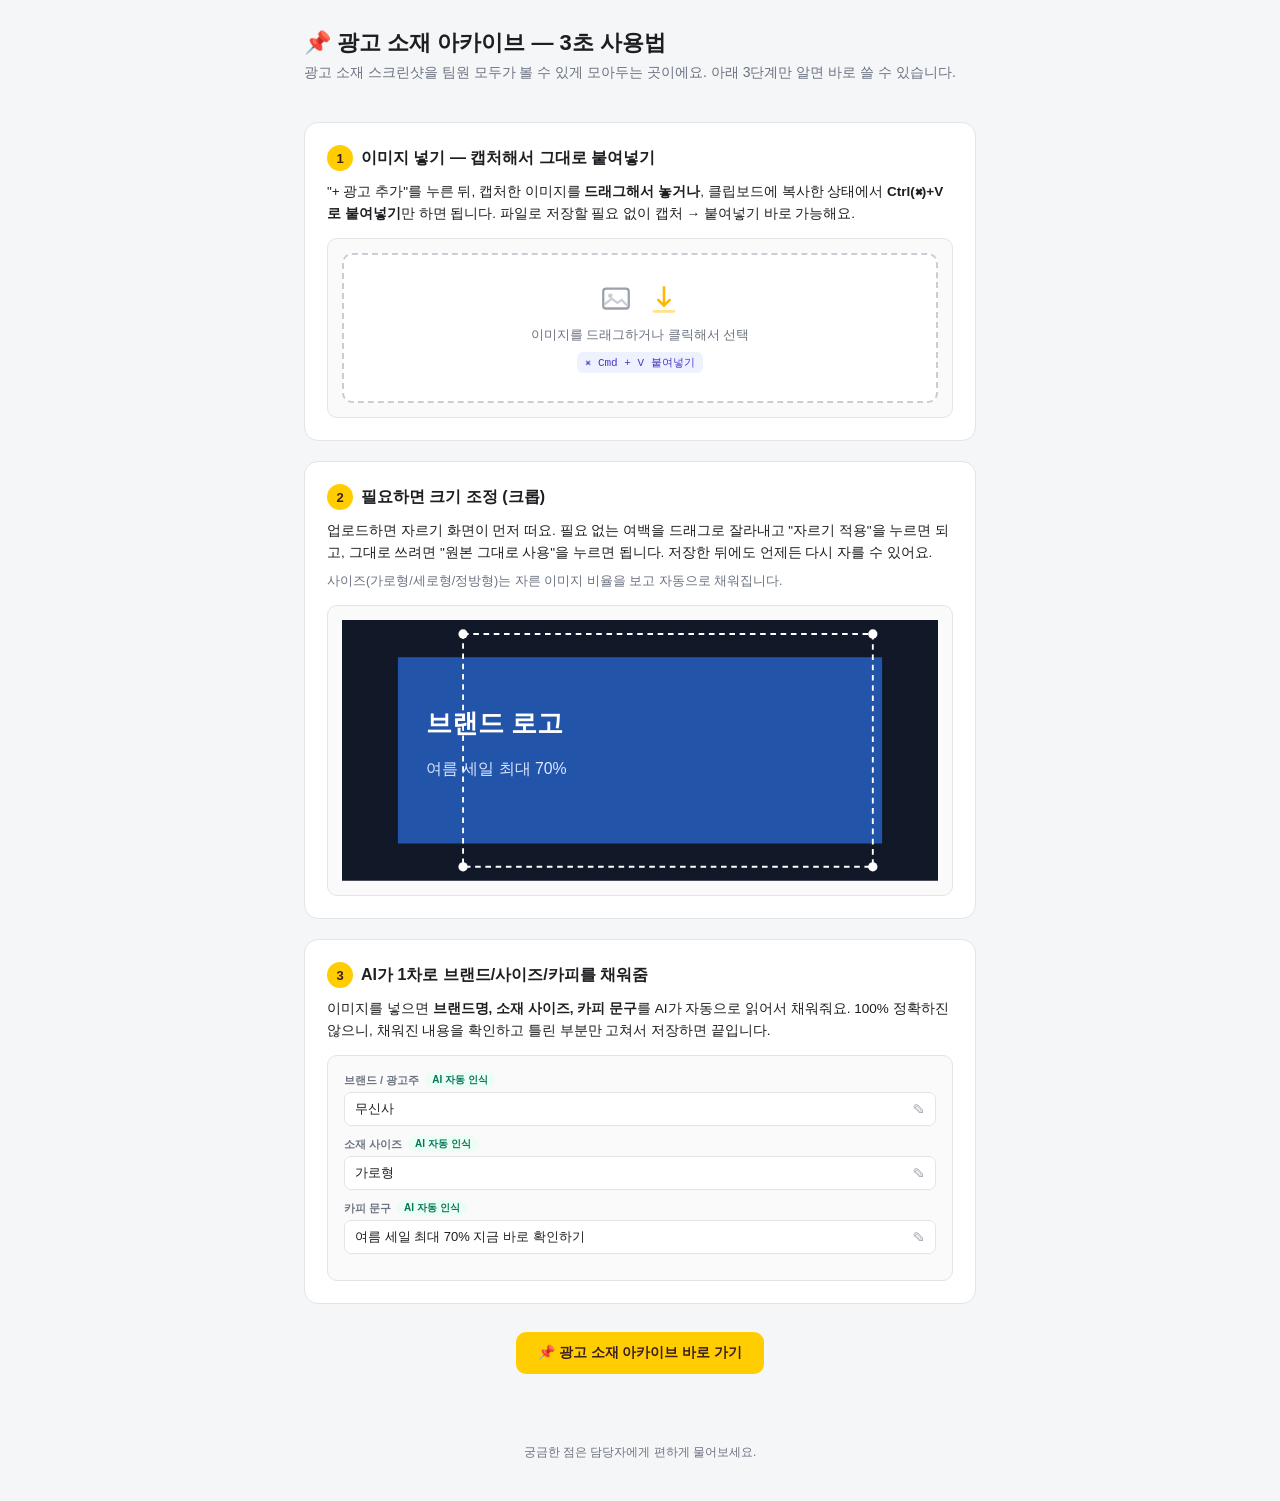
<file: guide.html>
<!DOCTYPE html>
<html lang="ko">
<head>
<meta charset="UTF-8" />
<meta name="viewport" content="width=device-width, initial-scale=1.0" />
<title>사용 설명서 - 광고 소재 아카이브</title>
<link rel="icon" type="image/png" href="./images/favicon.png" />
<style>
  :root {
    --bg: #f5f6f8;
    --card-bg: #ffffff;
    --border: #e2e4e9;
    --text: #1c1e21;
    --text-muted: #6b7280;
    --primary: #ffcd00;
    --primary-text: #3c1e1e;
    --radius: 10px;
  }
  * { box-sizing: border-box; }
  body {
    margin: 0;
    font-family: -apple-system, BlinkMacSystemFont, "Apple SD Gothic Neo", "Malgun Gothic", sans-serif;
    background: var(--bg);
    color: var(--text);
  }
  header {
    padding: 28px 24px 8px;
    max-width: 720px;
    margin: 0 auto;
  }
  header h1 { font-size: 22px; margin: 0 0 6px; }
  header p { color: var(--text-muted); font-size: 14px; margin: 0; }
  main { max-width: 720px; margin: 0 auto; padding: 12px 24px 60px; }

  .step {
    background: var(--card-bg);
    border: 1px solid var(--border);
    border-radius: 14px;
    padding: 22px;
    margin-top: 20px;
  }
  .step-num {
    display: inline-flex;
    align-items: center;
    justify-content: center;
    width: 26px;
    height: 26px;
    border-radius: 50%;
    background: var(--primary);
    color: var(--primary-text);
    font-weight: 700;
    font-size: 13px;
    margin-right: 8px;
  }
  .step h2 { font-size: 16px; margin: 0 0 10px; display: flex; align-items: center; }
  .step p { font-size: 13.5px; line-height: 1.6; color: var(--text); margin: 8px 0 0; }
  .step p.muted { color: var(--text-muted); font-size: 12.5px; }

  .mock { margin-top: 14px; border: 1px solid var(--border); border-radius: 10px; overflow: hidden; background: #fafafb; }

  /* --- step 1 mock: dropzone --- */
  .mock-drop {
    border: 2px dashed #c9cdd6;
    border-radius: 10px;
    margin: 14px;
    padding: 28px 16px;
    text-align: center;
    background: #fff;
  }
  .mock-drop .icon-row { display: flex; justify-content: center; gap: 14px; margin-bottom: 10px; }
  .mock-drop .icon-row svg { width: 34px; height: 34px; }
  .mock-drop .txt { font-size: 12.5px; color: var(--text-muted); }
  .mock-drop .kbd {
    display: inline-block; margin-top: 8px; font-size: 11px; color: #4338ca;
    background: #eef2ff; border-radius: 6px; padding: 3px 8px; font-family: monospace;
  }

  /* --- step 2 mock: crop --- */
  .mock-crop { padding: 14px; }
  .mock-crop svg { display: block; width: 100%; height: auto; }

  /* --- step 3 mock: autofill form --- */
  .mock-form { padding: 16px; }
  .mock-field { margin-bottom: 10px; }
  .mock-field label { display: flex; align-items: center; gap: 6px; font-size: 11px; color: var(--text-muted); font-weight: 600; margin-bottom: 4px; }
  .mock-field .value {
    border: 1px solid var(--border); border-radius: 7px; padding: 7px 10px; font-size: 13px; background: #fff;
    display: flex; align-items: center; justify-content: space-between;
  }
  .ai-badge {
    font-size: 10px; background: #ecfdf5; color: #047857; border-radius: 999px; padding: 1px 7px; font-weight: 700;
  }
  .pencil { color: #9aa1ab; font-size: 12px; }

  .cta {
    margin-top: 28px;
    text-align: center;
  }
  .cta a {
    display: inline-block;
    background: var(--primary);
    color: var(--primary-text);
    font-weight: 700;
    text-decoration: none;
    padding: 12px 22px;
    border-radius: 10px;
    font-size: 14px;
  }
  .cta a:hover { filter: brightness(0.95); }

  footer { text-align: center; color: var(--text-muted); font-size: 12px; padding: 10px 24px 40px; }
</style>
</head>
<body>
  <header>
    <h1>📌 광고 소재 아카이브 — 3초 사용법</h1>
    <p>광고 소재 스크린샷을 팀원 모두가 볼 수 있게 모아두는 곳이에요. 아래 3단계만 알면 바로 쓸 수 있습니다.</p>
  </header>

  <main>
    <section class="step">
      <h2><span class="step-num">1</span> 이미지 넣기 — 캡처해서 그대로 붙여넣기</h2>
      <p>"+ 광고 추가"를 누른 뒤, 캡처한 이미지를 <b>드래그해서 놓거나</b>, 클립보드에 복사한 상태에서 <b>Ctrl(⌘)+V로 붙여넣기</b>만 하면 됩니다. 파일로 저장할 필요 없이 캡처 → 붙여넣기 바로 가능해요.</p>
      <div class="mock">
        <div class="mock-drop">
          <div class="icon-row">
            <svg viewBox="0 0 24 24" fill="none"><rect x="3" y="4" width="18" height="14" rx="2" stroke="#9aa1ab" stroke-width="1.6"/><circle cx="8" cy="9" r="1.6" fill="#c9cdd6"/><path d="M4 15l5-4 4 3 3-2 4 4" stroke="#c9cdd6" stroke-width="1.6" fill="none"/></svg>
            <svg viewBox="0 0 24 24" fill="none"><path d="M12 3v13M12 16l-4-4M12 16l4-4" stroke="#ffb800" stroke-width="1.8" stroke-linecap="round" stroke-linejoin="round"/><rect x="4" y="19" width="16" height="2" rx="1" fill="#ffe28a"/></svg>
          </div>
          <div class="txt">이미지를 드래그하거나 클릭해서 선택</div>
          <div class="kbd">⌘ Cmd + V 붙여넣기</div>
        </div>
      </div>
    </section>

    <section class="step">
      <h2><span class="step-num">2</span> 필요하면 크기 조정 (크롭)</h2>
      <p>업로드하면 자르기 화면이 먼저 떠요. 필요 없는 여백을 드래그로 잘라내고 "자르기 적용"을 누르면 되고, 그대로 쓰려면 "원본 그대로 사용"을 누르면 됩니다. 저장한 뒤에도 언제든 다시 자를 수 있어요.</p>
      <p class="muted">사이즈(가로형/세로형/정방형)는 자른 이미지 비율을 보고 자동으로 채워집니다.</p>
      <div class="mock mock-crop">
        <svg viewBox="0 0 640 280" xmlns="http://www.w3.org/2000/svg">
          <rect x="0" y="0" width="640" height="280" fill="#111827"/>
          <rect x="60" y="40" width="520" height="200" fill="#2255aa"/>
          <text x="90" y="120" fill="#ffffff" font-size="28" font-weight="700" font-family="inherit">브랜드 로고</text>
          <text x="90" y="165" fill="#dbe6ff" font-size="17">여름 세일 최대 70%</text>
          <!-- crop selection overlay -->
          <rect x="130" y="15" width="440" height="250" fill="none" stroke="#ffffff" stroke-width="2" stroke-dasharray="6 5"/>
          <circle cx="130" cy="15" r="5" fill="#ffffff"/>
          <circle cx="570" cy="15" r="5" fill="#ffffff"/>
          <circle cx="130" cy="265" r="5" fill="#ffffff"/>
          <circle cx="570" cy="265" r="5" fill="#ffffff"/>
        </svg>
      </div>
    </section>

    <section class="step">
      <h2><span class="step-num">3</span> AI가 1차로 브랜드/사이즈/카피를 채워줌</h2>
      <p>이미지를 넣으면 <b>브랜드명, 소재 사이즈, 카피 문구</b>를 AI가 자동으로 읽어서 채워줘요. 100% 정확하진 않으니, 채워진 내용을 확인하고 틀린 부분만 고쳐서 저장하면 끝입니다.</p>
      <div class="mock mock-form">
        <div class="mock-field">
          <label>브랜드 / 광고주 <span class="ai-badge">AI 자동 인식</span></label>
          <div class="value">무신사 <span class="pencil">✎</span></div>
        </div>
        <div class="mock-field">
          <label>소재 사이즈 <span class="ai-badge">AI 자동 인식</span></label>
          <div class="value">가로형 <span class="pencil">✎</span></div>
        </div>
        <div class="mock-field">
          <label>카피 문구 <span class="ai-badge">AI 자동 인식</span></label>
          <div class="value">여름 세일 최대 70% 지금 바로 확인하기 <span class="pencil">✎</span></div>
        </div>
      </div>
    </section>

    <div class="cta">
      <a href="./index.html">📌 광고 소재 아카이브 바로 가기</a>
    </div>
  </main>

  <footer>궁금한 점은 담당자에게 편하게 물어보세요.</footer>
</body>
</html>
</file>
